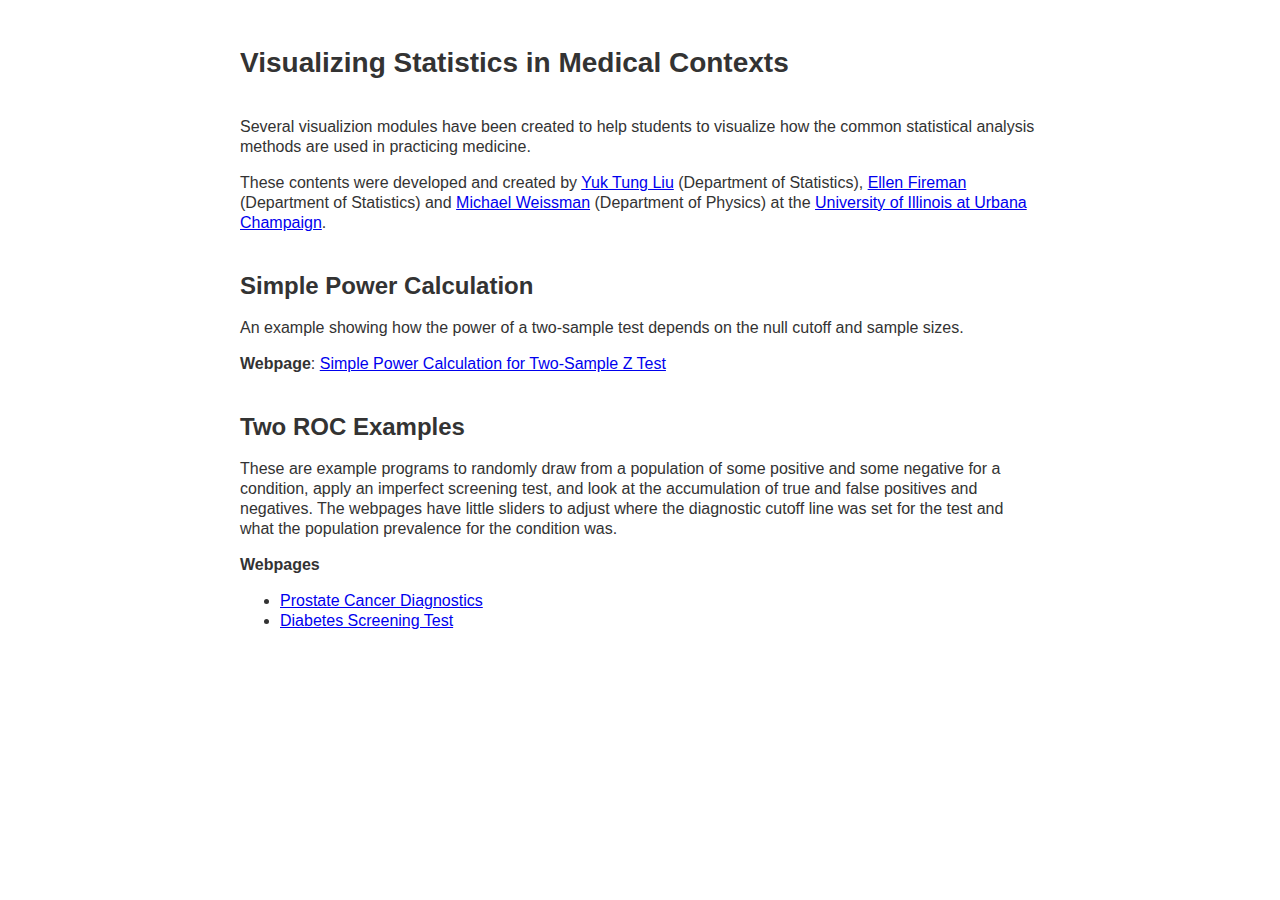
<file: index.html>
<!DOCTYPE html>
<html lang="en-US">
<meta name="keywords" content="Statistics Visualization" />
<meta charset="UTF-8" />

<head>
<title>Visualizing Statistics in Medical Contexts</title>
<link rel="stylesheet" href="style.css">
</head>

<body>
<div id="wrapper">
    <br />
<h1>Visualizing Statistics in Medical Contexts</h1>
    <br />
    
<p>Several visualizion modules have been created to help students to visualize how the common statistical analysis methods are used in practicing medicine.</p>
    
<p>These contents were developed and created by <a href="https://publish.illinois.edu/ytliu/" target="_blank">Yuk Tung Liu</a> (Department of Statistics), <a href="https://stat.illinois.edu/directory/profile/fireman" target="_blank">Ellen Fireman</a> (Department of Statistics) and <a href="https://physics.illinois.edu/people/directory/profile/mbw" target="_blank">Michael Weissman</a> (Department of Physics) at the <a href="https://illinois.edu/" target="_blank">University of Illinois at Urbana Champaign</a>.
</p>
    <br />
<h2>Simple Power Calculation</h2>
    
<p>An example showing how the power of a two-sample test depends on the null cutoff and sample sizes.</p>
    
<p><b>Webpage</b>: <a href="power2.html">Simple Power Calculation for Two-Sample Z Test</a></p>
     <br />
<h2>Two ROC Examples</h2>
    
<p>These are example programs to randomly draw from a population of some positive and some negative for a condition, apply an imperfect screening test, and look at the accumulation of true and false positives and negatives. The webpages have little sliders to adjust where the diagnostic cutoff line was set for the test and what the population prevalence for the condition was.</p>
    
<p><b>Webpages</b></p>
    
<ul>
    <li><a href="psa.html">Prostate Cancer Diagnostics</a></li>
    <li><a href="fcg.html">Diabetes Screening Test</a></li>
</ul>
    
</div>
<br />
</body>
</html>
</file>
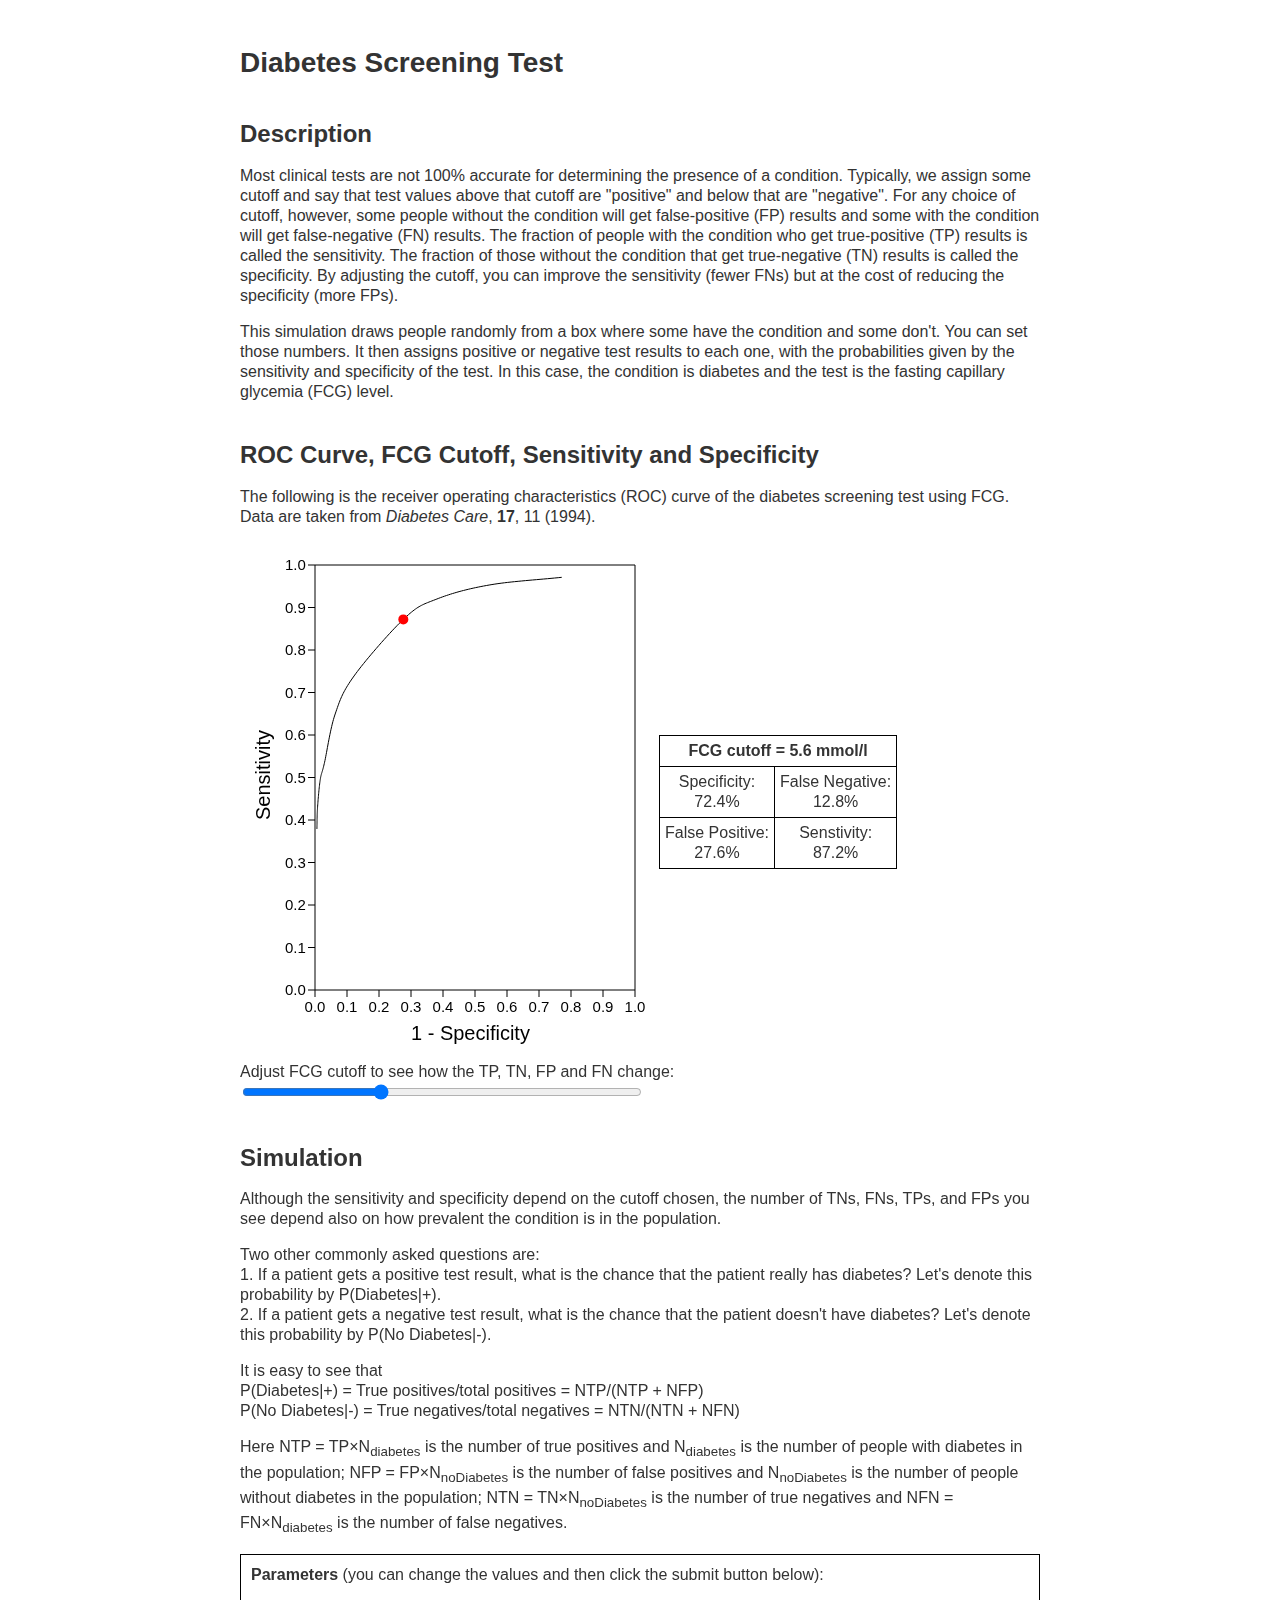
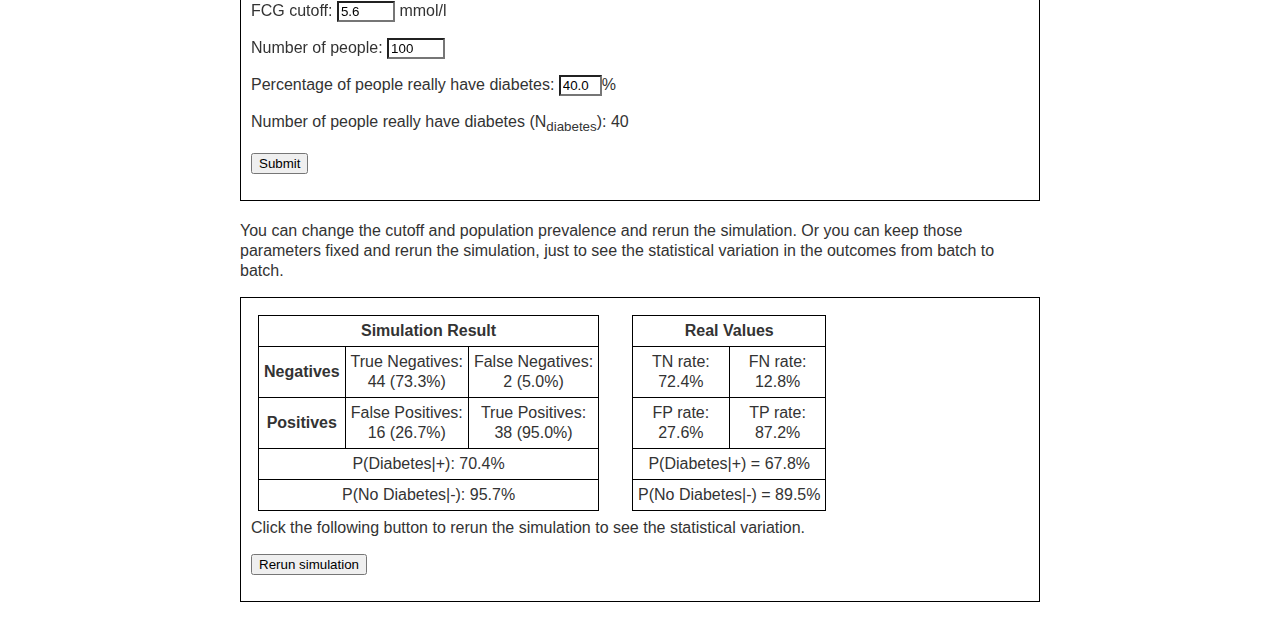
<file: fcg.html>
<!DOCTYPE html>
<html lang="en-US">
<meta name="keywords" content="Diabetes Screening Test" />
<meta charset="UTF-8" />

<head>
<title>Diabetes Screening Test</title>
<link rel="stylesheet" href="style.css">
<script src="fcg.js"></script>
</head>

<body>
<div id="wrapper" style="display:none;">
    <br />
<h1>Diabetes Screening Test</h1>
    <br />
<h2>Description</h2>
<p>Most clinical tests are not 100% accurate for determining the presence of a condition. Typically, we assign some cutoff and say that test values above that cutoff are "positive" and below that are "negative". For any choice of cutoff, however, some people without the condition will get false-positive (FP) results and some with the condition will get false-negative (FN) results. The fraction of people with the condition who get true-positive (TP) results is called the sensitivity. The fraction of those without the condition that get true-negative (TN) results is called the specificity. By adjusting the cutoff, you can improve the sensitivity (fewer FNs) but at the cost of reducing the specificity (more FPs).</p>
    
<p>This simulation draws people randomly from a box where some have the condition and some don't. You can set those numbers. It then assigns positive or negative test results to each one, with the probabilities given by the sensitivity and specificity of the test. In this case, the condition is diabetes and the test is the fasting capillary glycemia (FCG) level.</p>
    <br />
<h2>ROC Curve, FCG Cutoff, Sensitivity and Specificity</h2>
    
<p>The following is the receiver operating characteristics (ROC) curve of the diabetes screening test using FCG. Data are taken from <i>Diabetes Care</i>, <b>17</b>, 11 (1994).</p>

<table>
<tr>
<td>
<canvas id="ROC" width="400" height="500">
  CANVAS NOT SUPPORTED IN THIS BROWSER!
</canvas>
</td>
    
<td>
    <table class="border">
        <tr><th colspan="2">FCG cutoff = <span class="FCGcutoff"></span></th></tr>
        <tr><td>Specificity:<br /><span class="TN"></span></td> 
            <td>False Negative:<br /><span class="FN"></span></td></tr>
        <tr><td>False Positive:<br /><span class="FP"></span></td> <td>Senstivity:<br /><span class="TP"></span></td></tr>
    </table>
</td>
</tr>
</table>

<p>Adjust FCG cutoff to see how the TP, TN, FP and FN change: <input onmousedown="newFCGcutoff('down')" onmouseup="newFCGcutoff('up')" onmousemove="newFCGcutoff('move')" movelistener="off" id="newFCGcutoff" type="range" min="3.9" max="8.9" step="0.1" style="width:400px;" /></p>
    
<br />
    
<h2>Simulation</h2>
    
<p>Although the sensitivity and specificity depend on the cutoff chosen, the number of TNs, FNs, TPs, and FPs you see depend also on how prevalent the condition is in the population.</p>
    
<p>Two other commonly asked questions are:<br />
1. If a patient gets a positive test result, what is the chance that the patient really has diabetes? Let's denote this probability by P(Diabetes|+).<br />
2. If a patient gets a negative test result, what is the chance that the patient doesn't have diabetes? Let's denote this probability by P(No Diabetes|-).</p>
    
<p>It is easy to see that<br />
P(Diabetes|+) = True positives/total positives = NTP/(NTP + NFP)<br />
P(No Diabetes|-) = True negatives/total negatives = NTN/(NTN + NFN)</p>
    
<p>Here NTP = TP&times;N<sub>diabetes</sub> is the number of true positives and N<sub>diabetes</sub> is the number of people with diabetes in the population; NFP = FP&times;N<sub>noDiabetes</sub> is the number of false positives and N<sub>noDiabetes</sub> is the number of people without diabetes in the population; NTN = TN&times;N<sub>noDiabetes</sub> is the number of true negatives and NFN = FN&times;N<sub>diabetes</sub> is the number of false negatives.</p>
    
<div class="borderline">
<p><b>Parameters</b> (you can change the values and then click the submit button below):</p>
<form name="simPara" action="" method="get">
<p>FCG cutoff: <input type="number" id="simFCGcutoff" min="3.9" max="8.9" step="any" style="width:50px;" /> mmol/l</p>
<p>Number of people: <input type="number" id="simnp" min="10" step="1" style="width:50px;" /></p>
<p>Percentage of people really have diabetes: <input type="number" id="simpcond" min="0" max="100" step="any" style="width:35px;" />%</p>
<p>Number of people really have diabetes (N<sub>diabetes</sub>): <span id="ncond"></span></p>
</form>
    
<p id="err"></p>
<p><input type="button" value="Submit" onclick="validateSimParas()" /></p>
</div>
  <br />
<p>You can change the cutoff and population prevalence and rerun the simulation. Or you can keep those parameters fixed and rerun the simulation, just to see the statistical variation in the outcomes from batch to batch.</p>
<div class="borderline">
<table>
    <tr>
        <td>
    <table class="border">
      <tr><th colspan="3">Simulation Result</th></tr>
        <tr><td><b>Negatives</b></td><td>True Negatives:<br /><span id="STN"></span></td> <td>False Negatives:<br /><span id="SFN"></span></td></tr>
        <tr><td><b>Positives</b></td> <td>False Positives:<br /><span id="SFP"></span></td> <td>True Positives:<br /><span id="STP"></span></td></tr> 
        <tr><td colspan="3">P(Diabetes|+): <span id="simpp"></span></td></tr>
        <tr><td colspan="3">P(No Diabetes|-): <span id="simnn"></span></td></tr>
    </table>
        </td>
        <td>&nbsp;&nbsp;</td>
    <td>
    <table class="border">
        <tr><th colspan="2">Real Values</th></tr>
        <tr><td>TN rate:<br /><span class="TN"></span></td> 
            <td>FN rate:<br /><span class="FN"></span></td></tr>
        <tr><td>FP rate:<br /><span class="FP"></span></td> <td>TP rate:<br /><span class="TP"></span></td></tr>
        <tr><td colspan="2">P(Diabetes|+) = <span id="pp"></span></td></tr>
        <tr><td colspan="2">P(No Diabetes|-) = <span id="nn"></span></td></tr>
    </table>
        </td>
    </tr>
</table>
<p>Click the following button to rerun the simulation to see the statistical variation.</p>
    <p><input type="button" value="Rerun simulation" onclick="simulation()" /></p>
</div>
    
</div>
<br />
    
<noscript>
<h1>Diabetes Screening Test</h1>
    
<h2>Oops!</h2>
<p>You must enable JavaScript to use this page.</p>
<p>Please enable JavaScript and reload. </p>
</noscript>
    
<script>init(0);</script>
</body>
</html>
</file>
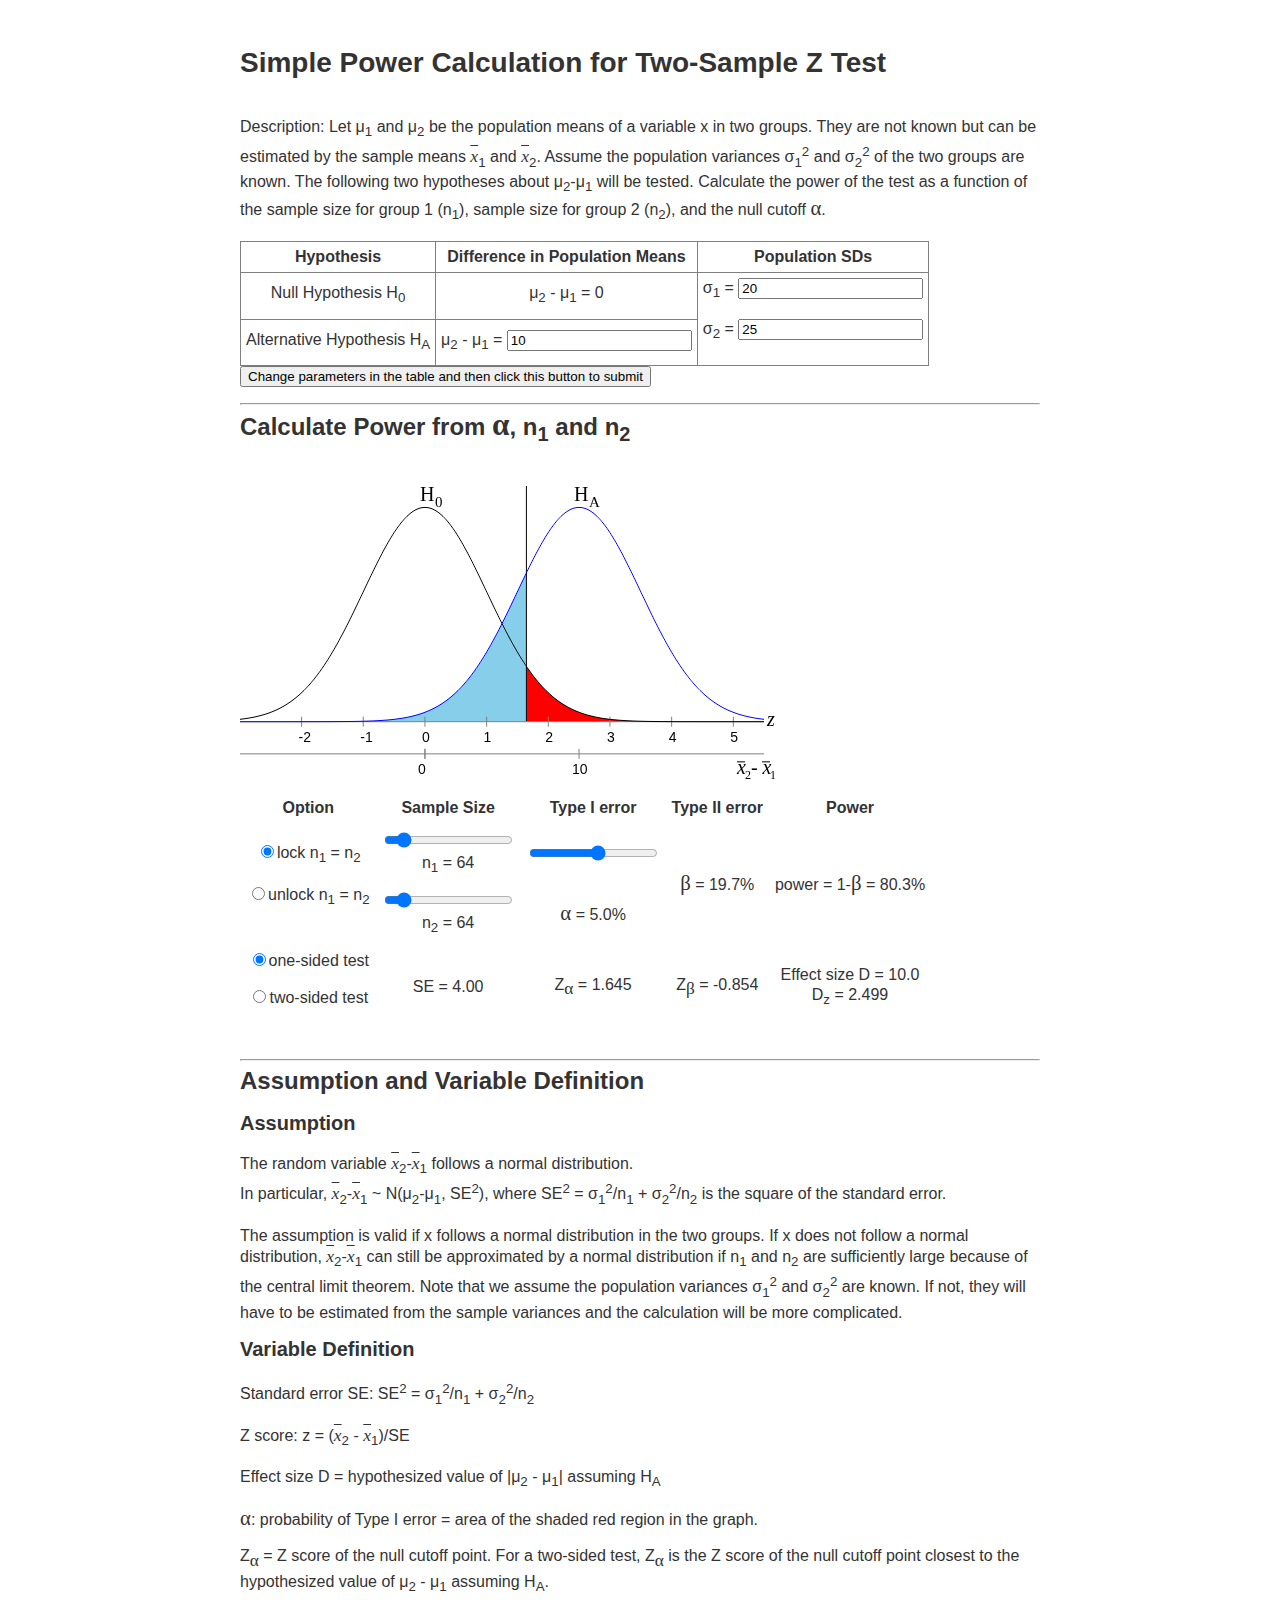
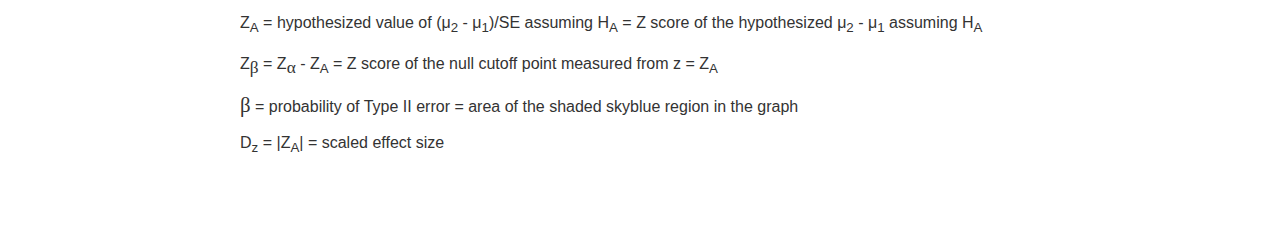
<file: power2.html>
<!DOCTYPE html>
<html lang="en-US">
<meta name="keywords" content="power calculation" />
<meta charset="UTF-8" />

<head>
<title>Simple Power Calculation for Two-Sample Z Test</title>
<script src="power2.js"></script>
<link rel="stylesheet" href="style.css">
</head>

<body>
    <br />
<div id="wrapper" style="display:none;">

<h1>Simple Power Calculation for Two-Sample Z Test</h1>

<br />
<p>Description: Let &mu;<sub>1</sub> and &mu;<sub>2</sub> be the population means of a variable <span class="var">x</span> in two groups. They are not known but can be estimated by the sample means <span class="avg">x</span><sub>1</sub> and <span class="avg">x</span><sub>2</sub>. Assume the population variances &sigma;<sub>1</sub><sup>2</sup> and &sigma;<sub>2</sub><sup>2</sup> of the two groups are known. The following two hypotheses about &mu;<sub>2</sub>-&mu;<sub>1</sub> will be tested. Calculate the power of the test as a function of the sample size for group 1 (<span class="var">n</span><sub>1</sub>), sample size for group 2 (<span class="var">n</span><sub>2</sub>), and the null cutoff <span class="greek">&alpha;</span>.</p>

<form name="hypotheses" action="" method="get">
<table border="1" cellpadding="10" style="border-collapse:collapse">
<tr><th>Hypothesis</th> <th>Difference in Population Means</th> <th>Population SDs</th></tr>
<tr><td>Null Hypothesis H<sub>0</sub></td> 
<td>&mu;<sub>2</sub> - &mu;<sub>1</sub> = 0</td> <td rowspan="2"><p>&sigma;<sub>1</sub> = <input type="number" id="sigma1" name="sigma1" step="any" /></p>
<p>&sigma;<sub>2</sub> = <input type="number" id="sigma2" name="sigma2" step="any" /></p></td></tr>
<tr><td>Alternative Hypothesis H<sub>A</sub></td> <td>&mu;<sub>2</sub> - &mu;<sub>1</sub> = <input type="number" id="dmu" name="dmu" step="any" /></td></tr>
</table>

<p><input type="button" name="hypo" value="Change parameters in the table and then click this button to submit" onclick="validateHypothesesParas()" /></p>
</form>


<p id="output"></p>
<hr />
<h2>Calculate Power from <span class="greek">&alpha;</span>, <span class="var">n</span><sub>1</sub> and <span class="var">n</span><sub>2</sub></h2>
<br />
<canvas id="graph" width="535" height="300">
  CANVAS NOT SUPPORTED IN THIS BROWSER!
</canvas>
    
<table cellpadding="15">
<tr><th>Option</th> <th>Sample Size</th> <th>Type I error</th> <th>Type II error</th> <th>Power</th>
    </tr>
<tr><td rowspan="2"><p><input onchange="changeLockn(1)" type="radio" id="lockn" 
name="lockn" value="1" />lock <span class="var">n</span><sub>1</sub> = <span class="var">n</span><sub>2</sub></p>
<p><input onchange="changeLockn(0)" type="radio" id="ulockn"
name="ulockn" value="2" />unlock <span class="var">n</span><sub>1</sub> = <span class="var">n</span><sub>2</sub></p></td>
    <td style="text-align:center;"><input onmousedown="newN('down',1)" onmouseup="newN('up',1)" onmousemove="newN('move',1)" movelistener="off" id="n1Input" type="range" step="1" /> <br />
    <span class="var">n</span><sub>1</sub> = <span id="n1"></span></td>
    <td><input onmousedown="newAlpha('down')" onmouseup="newAlpha('up')" onmousemove="newAlpha('move')"  movelistener="off" id="alphaInput" type="range" step="1" /></td>
    <td rowspan="2"><span class="greek">&beta;</span> = <span id="beta"></span></td>
    <td rowspan="2">power = 1-<span class="greek">&beta;</span> = <span id="power"></span></td>
</tr>

<tr>
    <td style="text-align:center;"><input onmousedown="newN('down',2)" onmouseup="newN('up',2)" onmousemove="newN('move',2)" movelistener="off" id="n2Input" type="range" step="1" /> <br />
    <span class="var">n</span><sub>2</sub> = <span id="n2"></span></td>
    <td style="text-align:center;"><span class="greek">&alpha;</span> = <span id="alpha"></span></td>
</tr>
    
<tr>
    <td><p><input onchange="changeTestType(1)" type="radio" id="testType1" 
name="one-sided" value="1" />one-sided test</p>
<p><input onchange="changeTestType(2)" type="radio" id="testType2"
name="two-sided" value="2" />two-sided test</p></td>
    <td style="text-align:center;">SE = <span id="SE"></span></td>
    <td style="text-align:center;">Z<sub><span class= "greek">&alpha;</span></sub> = <span id="Zalpha"></span></td>
    <td style="text-align:center;">Z<sub><span class= "greek">&beta;</span></sub> = <span id="Zbeta"></span></td>
    <td style="text-align:center;">Effect size D = <span id="Deffect"></span><br />
    D<sub>z</sub> = <span id="Dz"></span></td> 
</tr>
</table>

<br />
<hr />    
<h2>Assumption and Variable Definition</h2>

<h3>Assumption</h3> 
    
<p>The random variable <span class="avg">x</span><sub>2</sub>-<span class="avg">x</span><sub>1</sub> follows a normal distribution.<br />
In particular, <span class="avg">x</span><sub>2</sub>-<span class="avg">x</span><sub>1</sub> ~ N(&mu;<sub>2</sub>-&mu;<sub>1</sub>, SE<sup>2</sup>), where SE<sup>2</sup> = &sigma;<sub>1</sub><sup>2</sup>/<span class="var">n</span><sub>1</sub> + &sigma;<sub>2</sub><sup>2</sup>/<span class="var">n</span><sub>2</sub> is the square of the standard error.</p>
    
<p>The assumption is valid if <span class="var">x</span> follows a normal distribution in the two groups. If <span class="var">x</span> does not follow a normal distribution, <span class="avg">x</span><sub>2</sub>-<span class="avg">x</span><sub>1</sub> can still be approximated by a normal distribution if <span class="var">n</span><sub>1</sub> and <span class="var">n</span><sub>2</sub> are sufficiently large because of the central limit theorem. Note that we assume the population variances &sigma;<sub>1</sub><sup>2</sup> and &sigma;<sub>2</sub><sup>2</sup> are known. If not, they will have to be estimated from the sample variances and the calculation will be more complicated.</p>

<h3>Variable Definition</h3>

<p>Standard error SE: SE<sup>2</sup> = &sigma;<sub>1</sub><sup>2</sup>/<span class="var">n</span><sub>1</sub> + &sigma;<sub>2</sub><sup>2</sup>/<span class="var">n</span><sub>2</sub></p>
    
<p>Z score: z = (<span class="avg">x</span><sub>2</sub> - <span class="avg">x</span><sub>1</sub>)/SE</p>
    
<p>Effect size D = hypothesized value of |&mu;<sub>2</sub> - &mu;<sub>1</sub>| assuming H<sub>A</sub></p>
    
<p><span class="greek">&alpha;</span>: probability of Type I error = area of the shaded red region in the graph.</p>
    
<p>Z<sub><span class= "greek">&alpha;</span></sub> = Z score of the null cutoff point. For a two-sided test, Z<sub><span class= "greek">&alpha;</span></sub> is the Z score of the null cutoff point closest to the hypothesized value of &mu;<sub>2</sub> - &mu;<sub>1</sub> assuming H<sub>A</sub>.</p>
    
<p>Z<sub>A</sub> = hypothesized value of (&mu;<sub>2</sub> - &mu;<sub>1</sub>)/SE assuming H<sub>A</sub> = Z score of the hypothesized &mu;<sub>2</sub> - &mu;<sub>1</sub> assuming H<sub>A</sub></p>
    
<p>Z<sub><span class= "greek">&beta;</span></sub> = Z<sub><span class= "greek">&alpha;</span></sub> - Z<sub>A</sub> = Z score of the null cutoff point measured from <span class="var">z</span> = Z<sub>A</sub></p>
    
<p><span class="greek">&beta;</span> = probability of Type II error = area of the shaded skyblue region in the graph</p>
    
<p>D<sub>z</sub> = |Z<sub>A</sub>| = scaled effect size</p>
<br /><br />
</div>
    
<noscript>
<h1>Simple Power Calculation for Two-Sample Z Test</h1>
    
<h2>Oops!</h2>
<p>You must enable JavaScript to use this page.</p>
<p>Please enable JavaScript and reload. </p>
</noscript>
    
<script>init(0);</script>
</body>
</html>
</file>
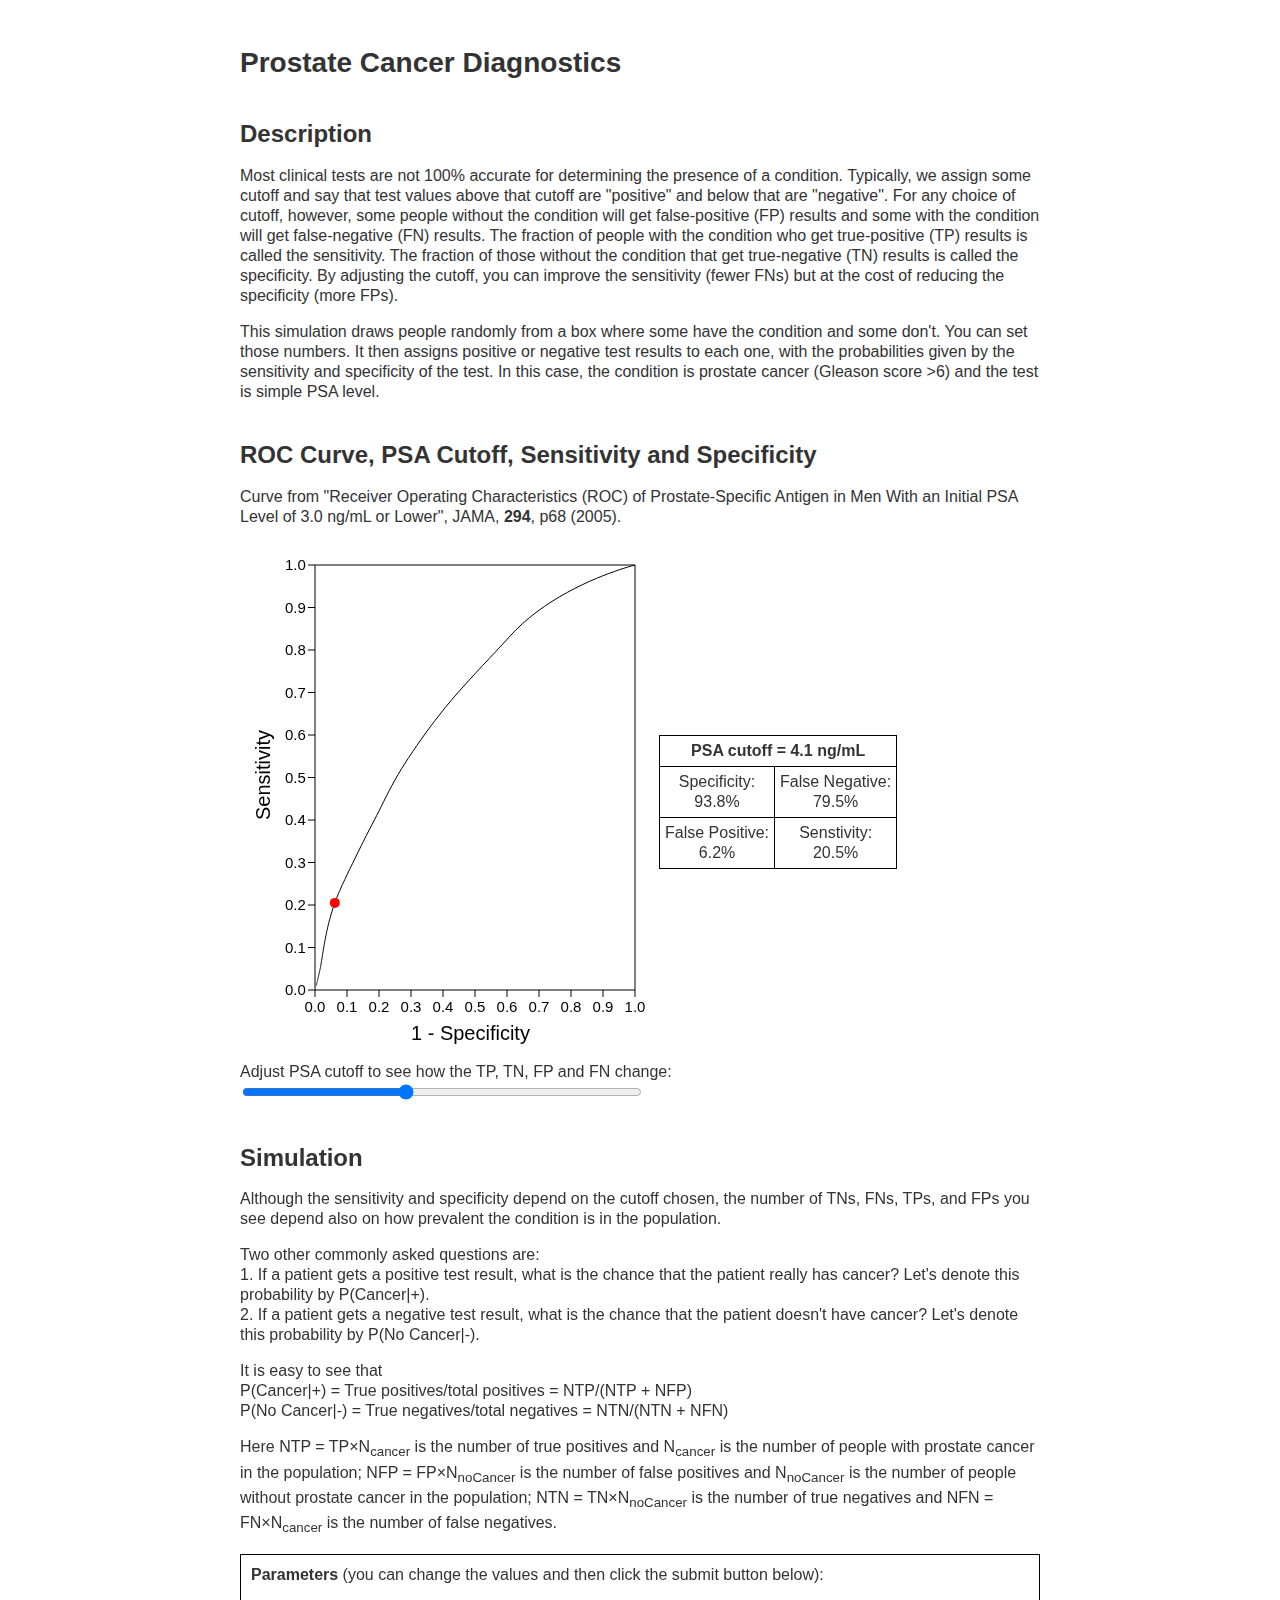
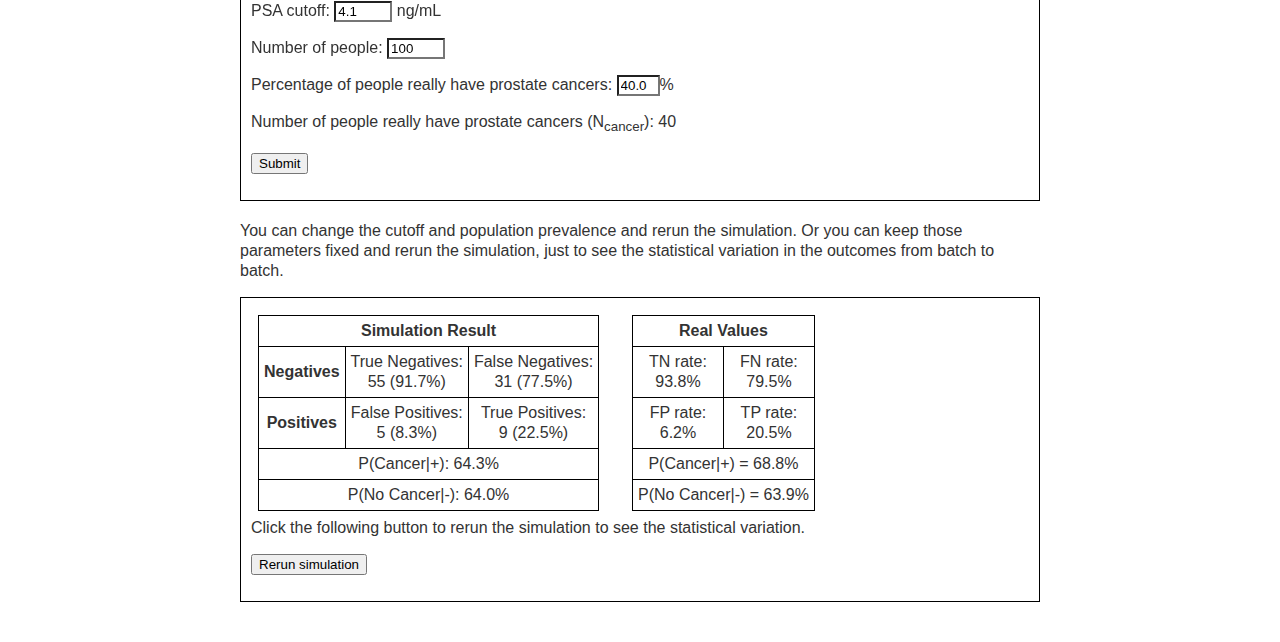
<file: psa.html>
<!DOCTYPE html>
<html lang="en-US">
<meta name="keywords" content="Prostate Cancer Diagnostics" />
<meta charset="UTF-8" />

<head>
<title>Prostate Cancer Diagnostics</title>
<link rel="stylesheet" href="style.css">
<script src="psa.js"></script>
</head>

<body>
<div id="wrapper" style="display:none;">
    <br />
<h1>Prostate Cancer Diagnostics</h1>
    <br />
<h2>Description</h2>
<p>Most clinical tests are not 100% accurate for determining the presence of a condition. Typically, we assign some cutoff and say that test values above that cutoff are "positive" and below that are "negative". For any choice of cutoff, however, some people without the condition will get false-positive (FP) results and some with the condition will get false-negative (FN) results. The fraction of people with the condition who get true-positive (TP) results is called the sensitivity. The fraction of those without the condition that get true-negative (TN) results is called the specificity. By adjusting the cutoff, you can improve the sensitivity (fewer FNs) but at the cost of reducing the specificity (more FPs).</p>
    
<p>This simulation draws people randomly from a box where some have the condition and some don't. You can set those numbers. It then assigns positive or negative test results to each one, with the probabilities given by the sensitivity and specificity of the test. In this case, the condition is prostate cancer (Gleason score >6) and the test is simple PSA level.</p>
    <br />
<h2>ROC Curve, PSA Cutoff, Sensitivity and Specificity</h2>
    
<p>Curve from "Receiver Operating Characteristics (ROC) of Prostate-Specific Antigen in Men With an Initial PSA Level of 3.0 ng/mL or Lower",  JAMA, <b>294</b>,  p68 (2005).</p>

<table>
<tr>
<td>
<canvas id="ROC" width="400" height="500">
  CANVAS NOT SUPPORTED IN THIS BROWSER!
</canvas>
</td>
    
<td>
    <table class="border">
        <tr><th colspan="2">PSA cutoff = <span class="PSAcutoff"></span></th></tr>
        <tr><td>Specificity:<br /><span class="TN"></span></td> 
            <td>False Negative:<br /><span class="FN"></span></td></tr>
        <tr><td>False Positive:<br /><span class="FP"></span></td> <td>Senstivity:<br /><span class="TP"></span></td></tr>
    </table>
</td>
</tr>
</table>

<p>Adjust PSA cutoff to see how the TP, TN, FP and FN change: <input onmousedown="newPSAcutoff('down')" onmouseup="newPSAcutoff('up')" onmousemove="newPSAcutoff('move')" movelistener="off" id="newPSAcutoff" type="range" min="0.0" max="10.1" step="0.1" style="width:400px;" /></p>
    
<br />
    
<h2>Simulation</h2>
<!--  
<p>Suppose PSA screening tests are performed on <span class="ntests"></span> people using a PSA cutoff value of <span class="PSAcutoff"></span> to decide if a patient is likely to have a prostate cancer. Suppose <span class="hasCancer"></span> of the <span class="ntests"></span> people really have prostate cancers. Based on the specificity and sensitive values shown above, how many of them will get positives? How many are false positives? Let's perform a simulation to find out.</p>
    
<p>In the following simulation, each of the <span class="hasCancer"></span> people with prostate cancer is randomly assigned a positive test result with a probability of <span class="TP"></span> (true positive rate); each of the <span class="noCancer"></span> people without prostate cancer is randomly assigned a positive test result with a probability of <span class="FP"></span> (false positive rate).</p>
-->
    
<p>Although the sensitivity and specificity depend on the cutoff chosen, the number of TNs, FNs, TPs, and FPs you see depend also on how prevalent the condition is in the population.</p>
    
<p>Two other commonly asked questions are:<br />
1. If a patient gets a positive test result, what is the chance that the patient really has cancer? Let's denote this probability by P(Cancer|+).<br />
2. If a patient gets a negative test result, what is the chance that the patient doesn't have cancer? Let's denote this probability by P(No Cancer|-).</p>
    
<p>It is easy to see that<br />
P(Cancer|+) = True positives/total positives = NTP/(NTP + NFP)<br />
P(No Cancer|-) = True negatives/total negatives = NTN/(NTN + NFN)</p>
<p>Here NTP = TP&times;N<sub>cancer</sub> is the number of true positives and N<sub>cancer</sub> is the number of people with prostate cancer in the population; NFP = FP&times;N<sub>noCancer</sub> is the number of false positives and N<sub>noCancer</sub> is the number of people without prostate cancer in the population; NTN = TN&times;N<sub>noCancer</sub> is the number of true negatives and NFN = FN&times;N<sub>cancer</sub> is the number of false negatives.</p>
    
<div class="borderline">
<p><b>Parameters</b> (you can change the values and then click the submit button below):</p>
<form name="simPara" action="" method="get">
<p>PSA cutoff: <input type="number" id="simPSAcutoff" min="0" max="10.1" step="any" style="width:50px;" /> ng/mL</p>
<p>Number of people: <input type="number" id="simnp" min="10" step="1" style="width:50px;" /></p>
<p>Percentage of people really have prostate cancers: <input type="number" id="simpcancer" min="0" max="100" step="any" style="width:35px;" />%</p>
<p>Number of people really have prostate cancers (N<sub>cancer</sub>): <span id="ncancer"></span></p>
</form>
    
<p id="err"></p>
<p><input type="button" value="Submit" onclick="validateSimParas()" /></p>
</div>
  <br />
<p>You can change the cutoff and population prevalence and rerun the simulation. Or you can keep those parameters fixed and rerun the simulation, just to see the statistical variation in the outcomes from batch to batch.</p>
<div class="borderline">
<table>
    <tr>
        <td>
    <table class="border">
      <tr><th colspan="3">Simulation Result</th></tr>
        <tr><td><b>Negatives</b></td><td>True Negatives:<br /><span id="STN"></span></td> <td>False Negatives:<br /><span id="SFN"></span></td></tr>
        <tr><td><b>Positives</b></td> <td>False Positives:<br /><span id="SFP"></span></td> <td>True Positives:<br /><span id="STP"></span></td></tr> 
        <tr><td colspan="3">P(Cancer|+): <span id="simpp"></span></td></tr>
        <tr><td colspan="3">P(No Cancer|-): <span id="simnn"></span></td></tr>
    </table>
        </td>
        <td>&nbsp;&nbsp;</td>
    <td>
    <table class="border">
        <tr><th colspan="2">Real Values</th></tr>
        <tr><td>TN rate:<br /><span class="TN"></span></td> 
            <td>FN rate:<br /><span class="FN"></span></td></tr>
        <tr><td>FP rate:<br /><span class="FP"></span></td> <td>TP rate:<br /><span class="TP"></span></td></tr>
        <tr><td colspan="2">P(Cancer|+) = <span id="pp"></span></td></tr>
        <tr><td colspan="2">P(No Cancer|-) = <span id="nn"></span></td></tr>
    </table>
        </td>
    </tr>
</table>
<p>Click the following button to rerun the simulation to see the statistical variation.</p>
    <p><input type="button" value="Rerun simulation" onclick="simulation()" /></p>
</div>
    
</div>
<br />
<noscript>
<h1>Prostate Cancer Diagnostics</h1>
    
<h2>Oops!</h2>
<p>You must enable JavaScript to use this page.</p>
<p>Please enable JavaScript and reload. </p>
</noscript>
    
<script>init(0);</script>
</body>
</html>
</file>
<file: style.css>
body{
   font:16px/20px verdana, arial, helvetica, sans-serif;
	color:#333;
	background-color:white;
	margin: 20px;
	padding:0px;
	line-height: 20px;
}

div#wrapper {
margin-left:auto;
margin-right:auto;
max-width:800px;
}

code {
    font-size:16px;
    font-weight:bold;
        color:#080;
        margin:2px;
        padding:0px;
}

		
h1 {
    font-size:28px;
    font-weight:bold;
	margin-left: 0px;
	margin-top: 8px;
	line-height: 30px;
}
	
h2 {
	font-size: 24px;
	margin-left: 0px;
	margin-top:5px;
	line-height: 24px;
}
	
h3 {
	font-size: 20px;
	margin-left: 0px;
	margin-top:10px;
}
	
h4 {
	font-size: 18px;
	margin-left: 0px;
	margin-top:10px;
}
	
p {
	font:16px/20px verdana, arial, helvetica, sans-serif;
	margin:0px 0px 16px 0px;
}

table.border, table.border th, table.border td  {
    border: 1px solid black;
    border-collapse: collapse;
}

th, td {
    padding: 5px;
    text-align: center;
}

.greek {
    font-family: serif;
    font-size: 130%;
}

.center {
    width: 600px;
    text-align: center;
    border: 1px solid black;
}

.button {
    background-color: #4CAF50;
    border: none;
    color: white;
    padding: 15px 32px;
    text-align: center;
    text-decoration: none;
    display: inline-block;
    font-size: 18px;
    margin: 4px 2px;
    cursor: pointer;
}

.borderline {
    border: 1px solid black;
    padding: 10px;
}

input[type=number]::-webkit-outer-spin-button,
input[type=number]::-webkit-inner-spin-button {
    -webkit-appearance: none;
    margin: 0;
}
input[type=number] {
    -moz-appearance:textfield;
}

.avg {
    text-decoration: overline;
    font-family: serif; 
    font-style: italic; 
    font-size:110%;
}
</file>
